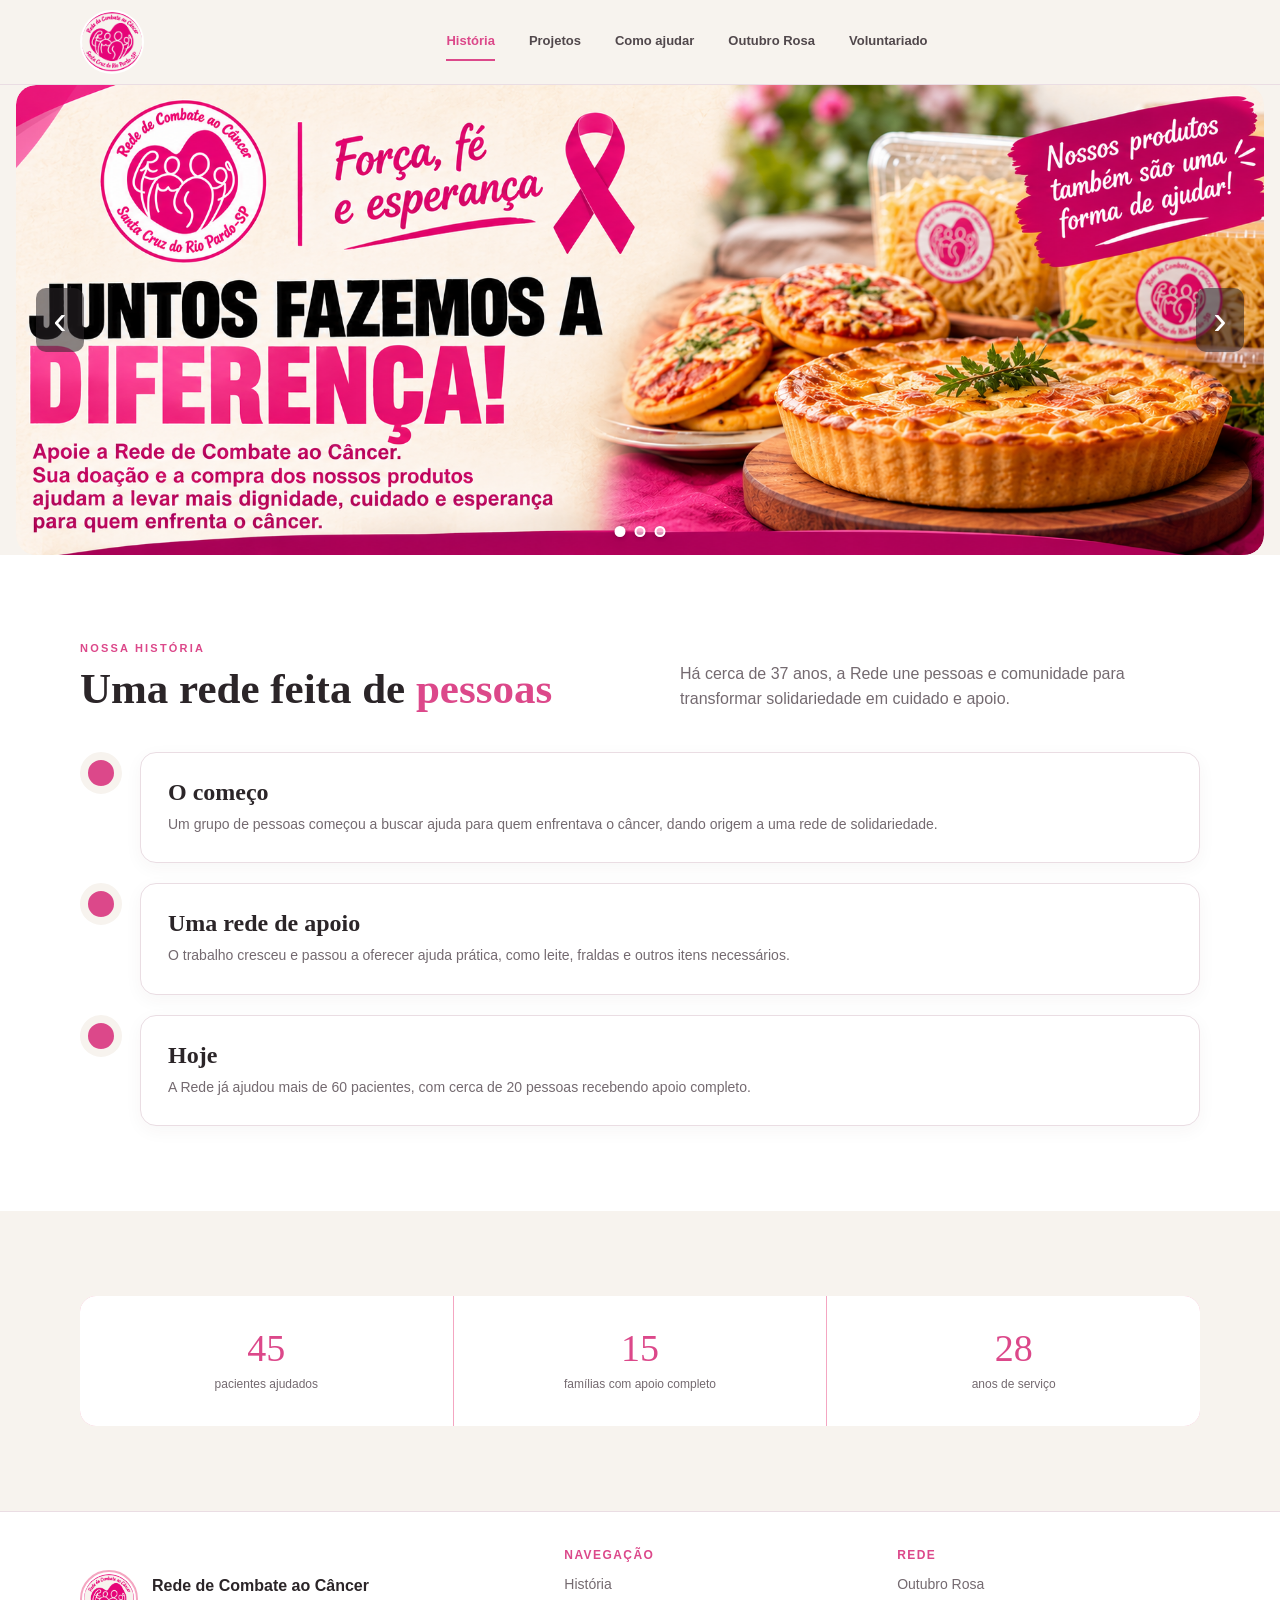
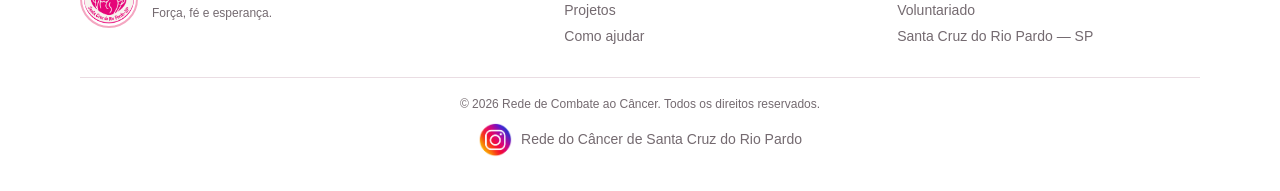
<file: index.html>
<!doctype html><html lang="pt-BR"><head><meta charset="utf-8"><meta name="viewport" content="width=device-width,initial-scale=1"><title>História — Rede de Combate ao Câncer</title><link rel="stylesheet" href="styles.css"></head><body><header class="header"><div class="container header-inner"><a href="index.html"><img class="logo" src="logo-ong.png" alt="Rede de Combate ao Câncer"></a><nav class="nav"><a class="active" href="index.html">História</a><a class="" href="projetos.html">Projetos</a><a class="" href="como-ajudar.html">Como ajudar</a><a class="" href="outubro-rosa.html">Outubro Rosa</a><a class="" href="voluntariado.html">Voluntariado</a></nav></div></header><main>
<section class="hero-carousel" aria-label="Destaques da Rede">
  <div class="carousel-track">
    <a class="carousel-slide active" href="como-ajudar.html" aria-label="Apoie a Rede de Combate ao Câncer">
      <img src="assets/banner-produtos.png" class="hero-banner-image" alt="Juntos fazemos a diferença — apoie a Rede de Combate ao Câncer">
    </a>
    <a class="carousel-slide" href="como-ajudar.html" aria-label="Confira o evento beneficente">
      <img src="assets/banner-evento.png" class="hero-banner-image hero-banner-evento" alt="Leilão de gado e assados — evento beneficente da Rede de Combate ao Câncer">
    </a>
    <a class="carousel-slide" href="como-ajudar.html" aria-label="Força, fé e esperança">
      <img src="assets/banner-forca-fe-esperanca.png" class="hero-banner-image" alt="Força, fé e esperança — Rede de Combate ao Câncer">
    </a>
  </div>
  <button class="carousel-btn carousel-prev" type="button" aria-label="Banner anterior">‹</button>
  <button class="carousel-btn carousel-next" type="button" aria-label="Próximo banner">›</button>
  <div class="carousel-dots" aria-label="Selecionar banner">
    <button class="carousel-dot active" type="button" aria-label="Mostrar primeiro banner"></button>
    <button class="carousel-dot" type="button" aria-label="Mostrar segundo banner"></button>
    <button class="carousel-dot" type="button" aria-label="Mostrar terceiro banner"></button>
  </div>
</section>
<section class="section white">
  <div class="container">
    <div class="section-head">
      <div><div class="eyebrow">Nossa história</div><h2>Uma rede feita de <span>pessoas</span></h2></div>
      <p>Há cerca de 37 anos, a Rede une pessoas e comunidade para transformar solidariedade em cuidado e apoio.</p>
    </div>
    <div class="timeline">
      <div class="timeline-item"><div class="dot"></div><div class="timeline-box"><h3>O começo</h3><p>Um grupo de pessoas começou a buscar ajuda para quem enfrentava o câncer, dando origem a uma rede de solidariedade.</p></div></div>
      <div class="timeline-item"><div class="dot"></div><div class="timeline-box"><h3>Uma rede de apoio</h3><p>O trabalho cresceu e passou a oferecer ajuda prática, como leite, fraldas e outros itens necessários.</p></div></div>
      <div class="timeline-item"><div class="dot"></div><div class="timeline-box"><h3>Hoje</h3><p>A Rede já ajudou mais de 60 pacientes, com cerca de 20 pessoas recebendo apoio completo.</p></div></div>
    </div>
  </div>
</section>
<section class="section">
  <div class="container">
    <div class="stats" aria-label="Números da Rede">
      <div class="stat" tabindex="0"><strong class="counter" data-target="60" data-suffix="+">0</strong><span>pacientes ajudados</span></div>
      <div class="stat" tabindex="0"><strong class="counter" data-target="20">0</strong><span>famílias com apoio completo</span></div>
      <div class="stat" tabindex="0"><strong class="counter" data-target="37">0</strong><span>anos de serviço</span></div>
    </div>
  </div>
</section>
</main><footer class="footer"><div class="container footer-inner"><div class="footer-brand"><img src="logo-ong.png" alt="Logo"><div><b>Rede de Combate ao Câncer</b><br><span style="font-size:12px;color:var(--muted)">Força, fé e esperança.</span></div></div><div><h4>Navegação</h4><a href="index.html">História</a><a href="projetos.html">Projetos</a><a href="como-ajudar.html">Como ajudar</a></div><div><h4>Rede</h4><a href="outubro-rosa.html">Outubro Rosa</a><a href="voluntariado.html">Voluntariado</a><p>Santa Cruz do Rio Pardo — SP</p></div></div><div class="container copyright">© 2026 Rede de Combate ao Câncer. Todos os direitos reservados.<a class="instagram-link" href="https://www.instagram.com/rededocancer_scrp/" target="_blank" rel="noopener noreferrer" aria-label="Instagram — Rede do Câncer de Santa Cruz do Rio Pardo"><img class="instagram-icon" src="instagram-logo.png" alt="Instagram"><span>Rede do Câncer de Santa Cruz do Rio Pardo</span></a></div></footer>
<script>
(() => {
  const slides = [...document.querySelectorAll('.carousel-slide')];
  const dots = [...document.querySelectorAll('.carousel-dot')];
  const prev = document.querySelector('.carousel-prev');
  const next = document.querySelector('.carousel-next');
  let current = 0;
  let timer;

  function show(index) {
    current = (index + slides.length) % slides.length;
    slides.forEach((slide, i) => slide.classList.toggle('active', i === current));
    dots.forEach((dot, i) => dot.classList.toggle('active', i === current));
  }
  function start() { timer = setInterval(() => show(current + 1), 6000); }
  function reset() { clearInterval(timer); start(); }

  prev.addEventListener('click', () => { show(current - 1); reset(); });
  next.addEventListener('click', () => { show(current + 1); reset(); });
  dots.forEach((dot, i) => dot.addEventListener('click', () => { show(i); reset(); }));
  start();
})();
</script>

<script>
(() => {
  const counters = [...document.querySelectorAll('.counter')];
  if (!counters.length) return;

  const animateCounter = (counter) => {
    if (counter.dataset.counted === 'true') return;
    counter.dataset.counted = 'true';

    const target = Number(counter.dataset.target || 0);
    const suffix = counter.dataset.suffix || '';
    const duration = 1100;
    const startTime = performance.now();

    const update = (now) => {
      const progress = Math.min((now - startTime) / duration, 1);
      const eased = 1 - Math.pow(1 - progress, 3);
      const value = Math.floor(target * eased);
      counter.textContent = value + (progress >= 1 ? suffix : '');

      if (progress < 1) {
        requestAnimationFrame(update);
      } else {
        counter.textContent = target + suffix;
      }
    };

    requestAnimationFrame(update);
  };

  const observer = new IntersectionObserver((entries, obs) => {
    entries.forEach(entry => {
      if (entry.isIntersecting) {
        animateCounter(entry.target);
        obs.unobserve(entry.target);
      }
    });
  }, { threshold: 0.35 });

  counters.forEach(counter => observer.observe(counter));
})();
</script>

<script>
(() => {
  const items = document.querySelectorAll('.section, .page-hero, .card, .product, .help-action, .donation-option, .timeline-box, .stats, .banner, .event');
  items.forEach(el => el.classList.add('reveal'));
  const observer = new IntersectionObserver((entries, obs) => {
    entries.forEach(entry => {
      if (entry.isIntersecting) {
        entry.target.classList.add('visible');
        obs.unobserve(entry.target);
      }
    });
  }, { threshold: 0.12 });
  items.forEach(el => observer.observe(el));
})();
</script>
</body></html>
</file>
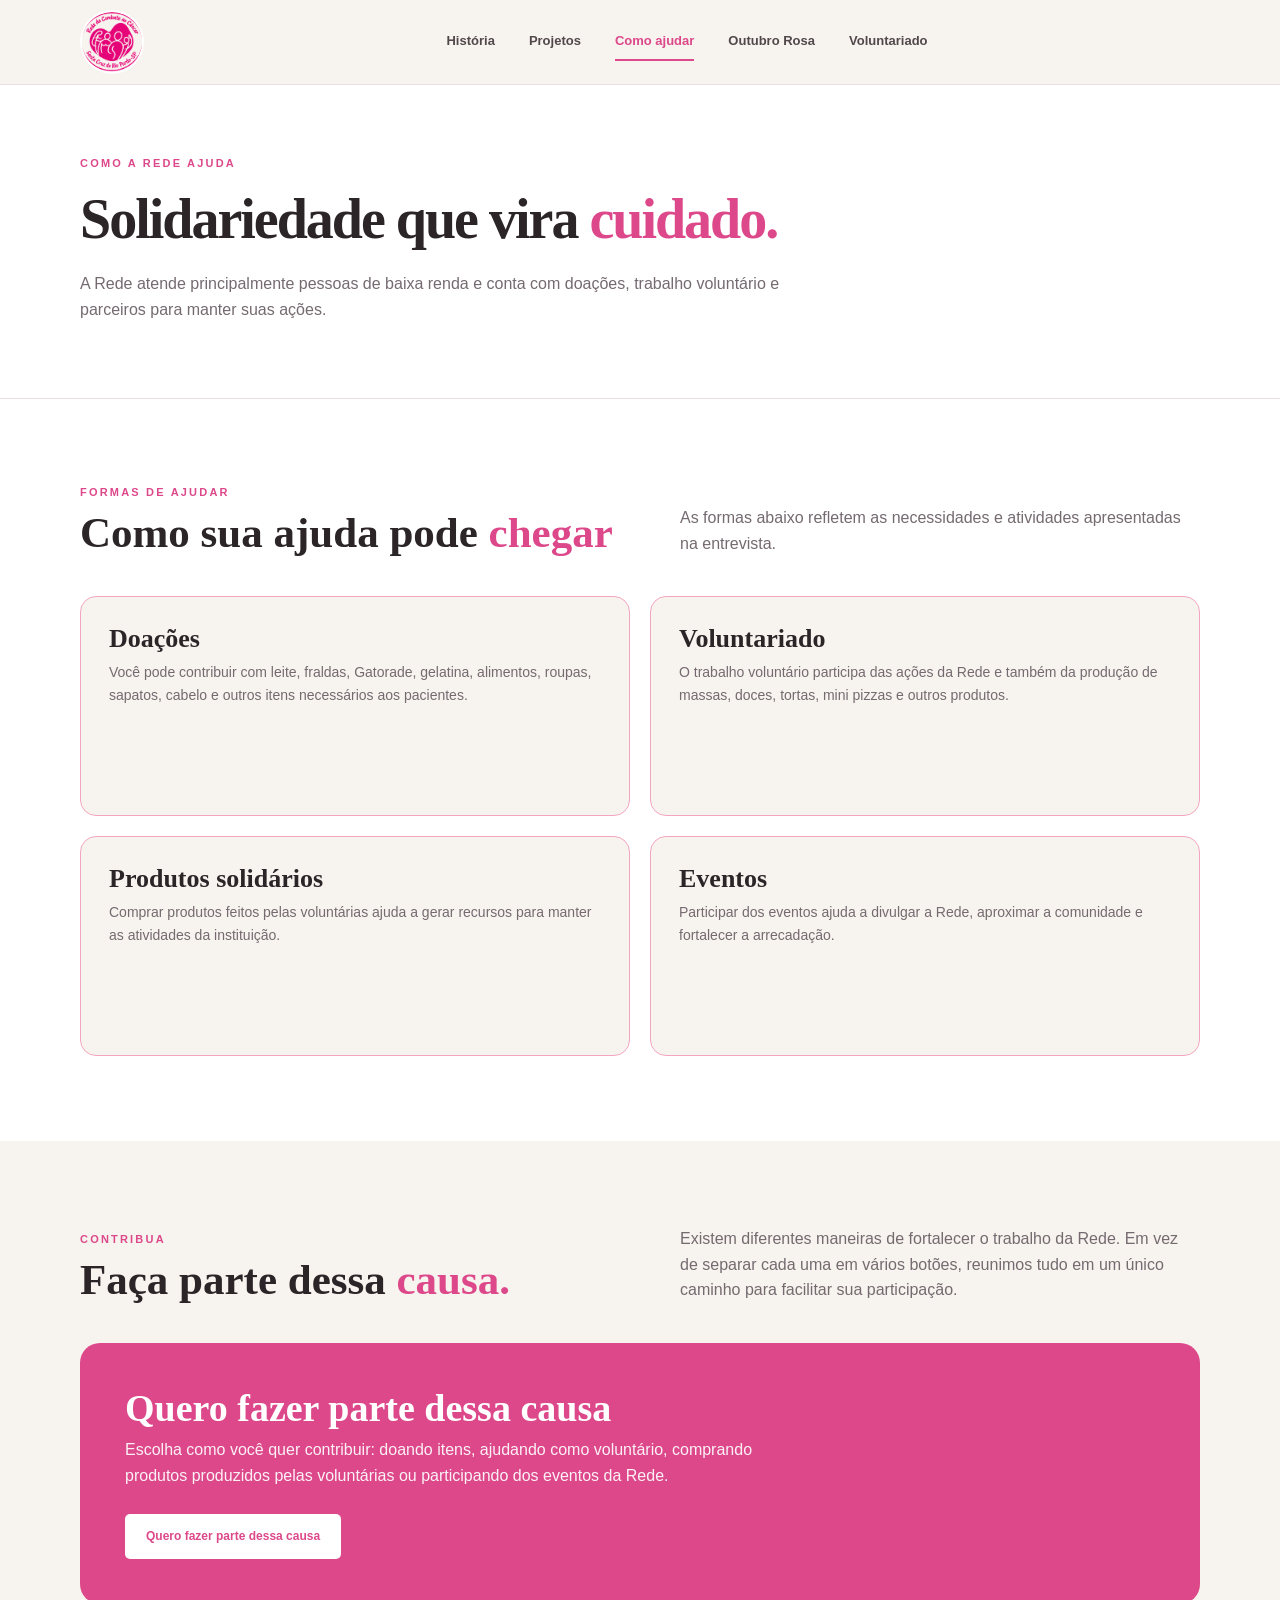
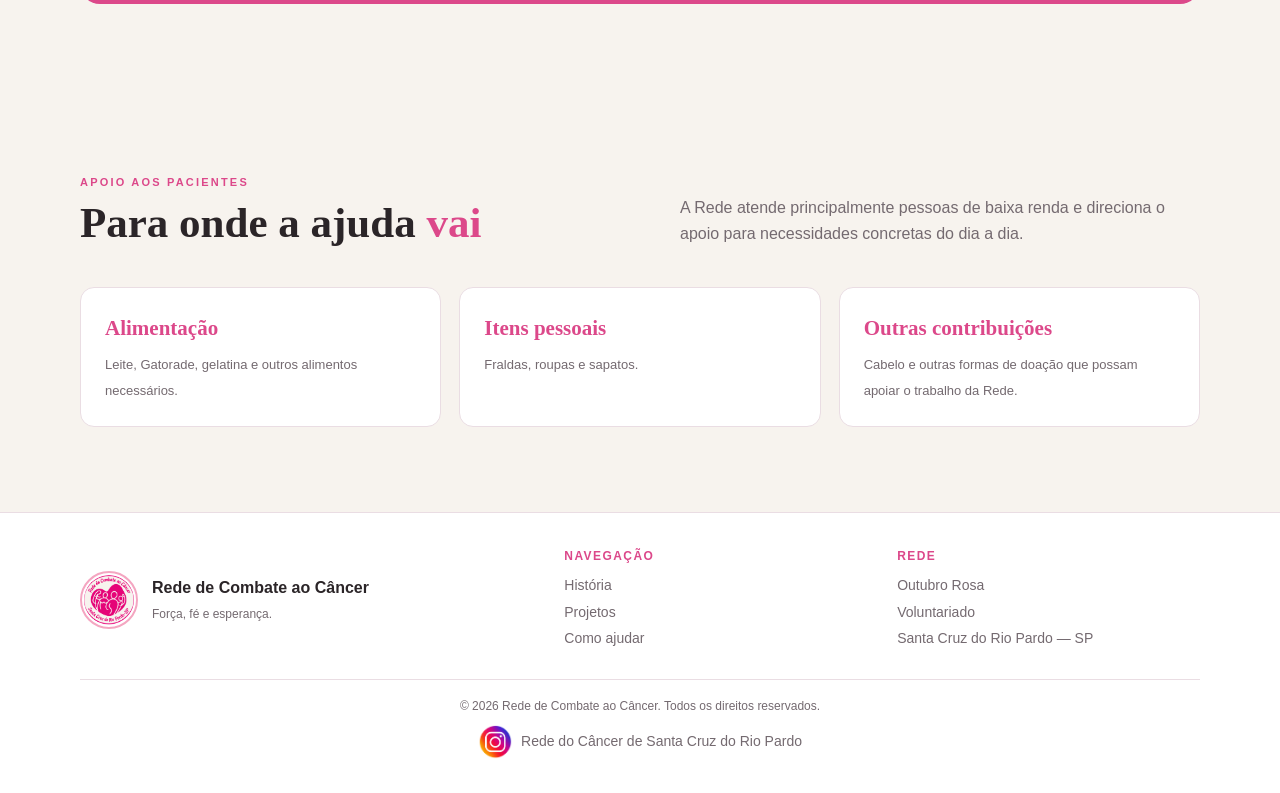
<file: como-ajudar.html>
<!doctype html><html lang="pt-BR"><head><meta charset="utf-8"><meta name="viewport" content="width=device-width,initial-scale=1"><title>Como ajudar — Rede de Combate ao Câncer</title><link rel="stylesheet" href="styles.css"></head><body><header class="header"><div class="container header-inner"><a href="index.html"><img class="logo" src="logo-ong.png" alt="Rede de Combate ao Câncer"></a><nav class="nav"><a class="" href="index.html">História</a><a class="" href="projetos.html">Projetos</a><a class="active" href="como-ajudar.html">Como ajudar</a><a class="" href="outubro-rosa.html">Outubro Rosa</a><a class="" href="voluntariado.html">Voluntariado</a></nav></div></header><main><section class="page-hero"><div class="container"><div class="eyebrow">Como a Rede ajuda</div><h1>Solidariedade que vira <span>cuidado.</span></h1><p>A Rede atende principalmente pessoas de baixa renda e conta com doações, trabalho voluntário e parceiros para manter suas ações.</p></div></section>
<section class="section white" id="formas"><div class="container">
<div class="section-head"><div><div class="eyebrow">Formas de ajudar</div><h2>Como sua ajuda pode <span>chegar</span></h2></div><p>As formas abaixo refletem as necessidades e atividades apresentadas na entrevista.</p></div>
<div class="help-grid">
<div class="help-action"><div><h3>Doações</h3><p>Você pode contribuir com leite, fraldas, Gatorade, gelatina, alimentos, roupas, sapatos, cabelo e outros itens necessários aos pacientes.</p></div></div>
<div class="help-action"><div><h3>Voluntariado</h3><p>O trabalho voluntário participa das ações da Rede e também da produção de massas, doces, tortas, mini pizzas e outros produtos.</p></div></div>
<div class="help-action"><div><h3>Produtos solidários</h3><p>Comprar produtos feitos pelas voluntárias ajuda a gerar recursos para manter as atividades da instituição.</p></div></div>
<div class="help-action"><div><h3>Eventos</h3><p>Participar dos eventos ajuda a divulgar a Rede, aproximar a comunidade e fortalecer a arrecadação.</p></div></div>
</div>
</div></section><section class="section"><div class="container">
<div class="section-head"><div><div class="eyebrow">Contribua</div><h2>Faça parte dessa <span>causa.</span></h2></div><p>Existem diferentes maneiras de fortalecer o trabalho da Rede. Em vez de separar cada uma em vários botões, reunimos tudo em um único caminho para facilitar sua participação.</p></div>
<div class="banner"><div><h2>Quero fazer parte dessa causa</h2><p>Escolha como você quer contribuir: doando itens, ajudando como voluntário, comprando produtos produzidos pelas voluntárias ou participando dos eventos da Rede.</p></div><a class="btn" href="voluntariado.html">Quero fazer parte dessa causa</a></div>
</div></section>
<section class="section"><div class="container">
<div class="section-head"><div><div class="eyebrow">Apoio aos pacientes</div><h2>Para onde a ajuda <span>vai</span></h2></div><p>A Rede atende principalmente pessoas de baixa renda e direciona o apoio para necessidades concretas do dia a dia.</p></div>
<div class="donation-options"><div class="donation-option"><strong>Alimentação</strong><span>Leite, Gatorade, gelatina e outros alimentos necessários.</span></div><div class="donation-option"><strong>Itens pessoais</strong><span>Fraldas, roupas e sapatos.</span></div><div class="donation-option"><strong>Outras contribuições</strong><span>Cabelo e outras formas de doação que possam apoiar o trabalho da Rede.</span></div></div>
</div></section>
</main><footer class="footer"><div class="container footer-inner"><div class="footer-brand"><img src="logo-ong.png" alt="Logo"><div><b>Rede de Combate ao Câncer</b><br><span style="font-size:12px;color:var(--muted)">Força, fé e esperança.</span></div></div><div><h4>Navegação</h4><a href="index.html">História</a><a href="projetos.html">Projetos</a><a href="como-ajudar.html">Como ajudar</a></div><div><h4>Rede</h4><a href="outubro-rosa.html">Outubro Rosa</a><a href="voluntariado.html">Voluntariado</a><p>Santa Cruz do Rio Pardo — SP</p></div></div><div class="container copyright">© 2026 Rede de Combate ao Câncer. Todos os direitos reservados.<a class="instagram-link" href="https://www.instagram.com/rededocancer_scrp/" target="_blank" rel="noopener noreferrer" aria-label="Instagram — Rede do Câncer de Santa Cruz do Rio Pardo"><img class="instagram-icon" src="instagram-logo.png" alt="Instagram"><span>Rede do Câncer de Santa Cruz do Rio Pardo</span></a></div></footer>
<script>
(() => {
  const items = document.querySelectorAll('.section, .page-hero, .card, .product, .help-action, .donation-option, .timeline-box, .stats, .banner, .event');
  items.forEach(el => el.classList.add('reveal'));
  const observer = new IntersectionObserver((entries, obs) => {
    entries.forEach(entry => {
      if (entry.isIntersecting) {
        entry.target.classList.add('visible');
        obs.unobserve(entry.target);
      }
    });
  }, { threshold: 0.12 });
  items.forEach(el => observer.observe(el));
})();
</script>
</body></html>
</file>
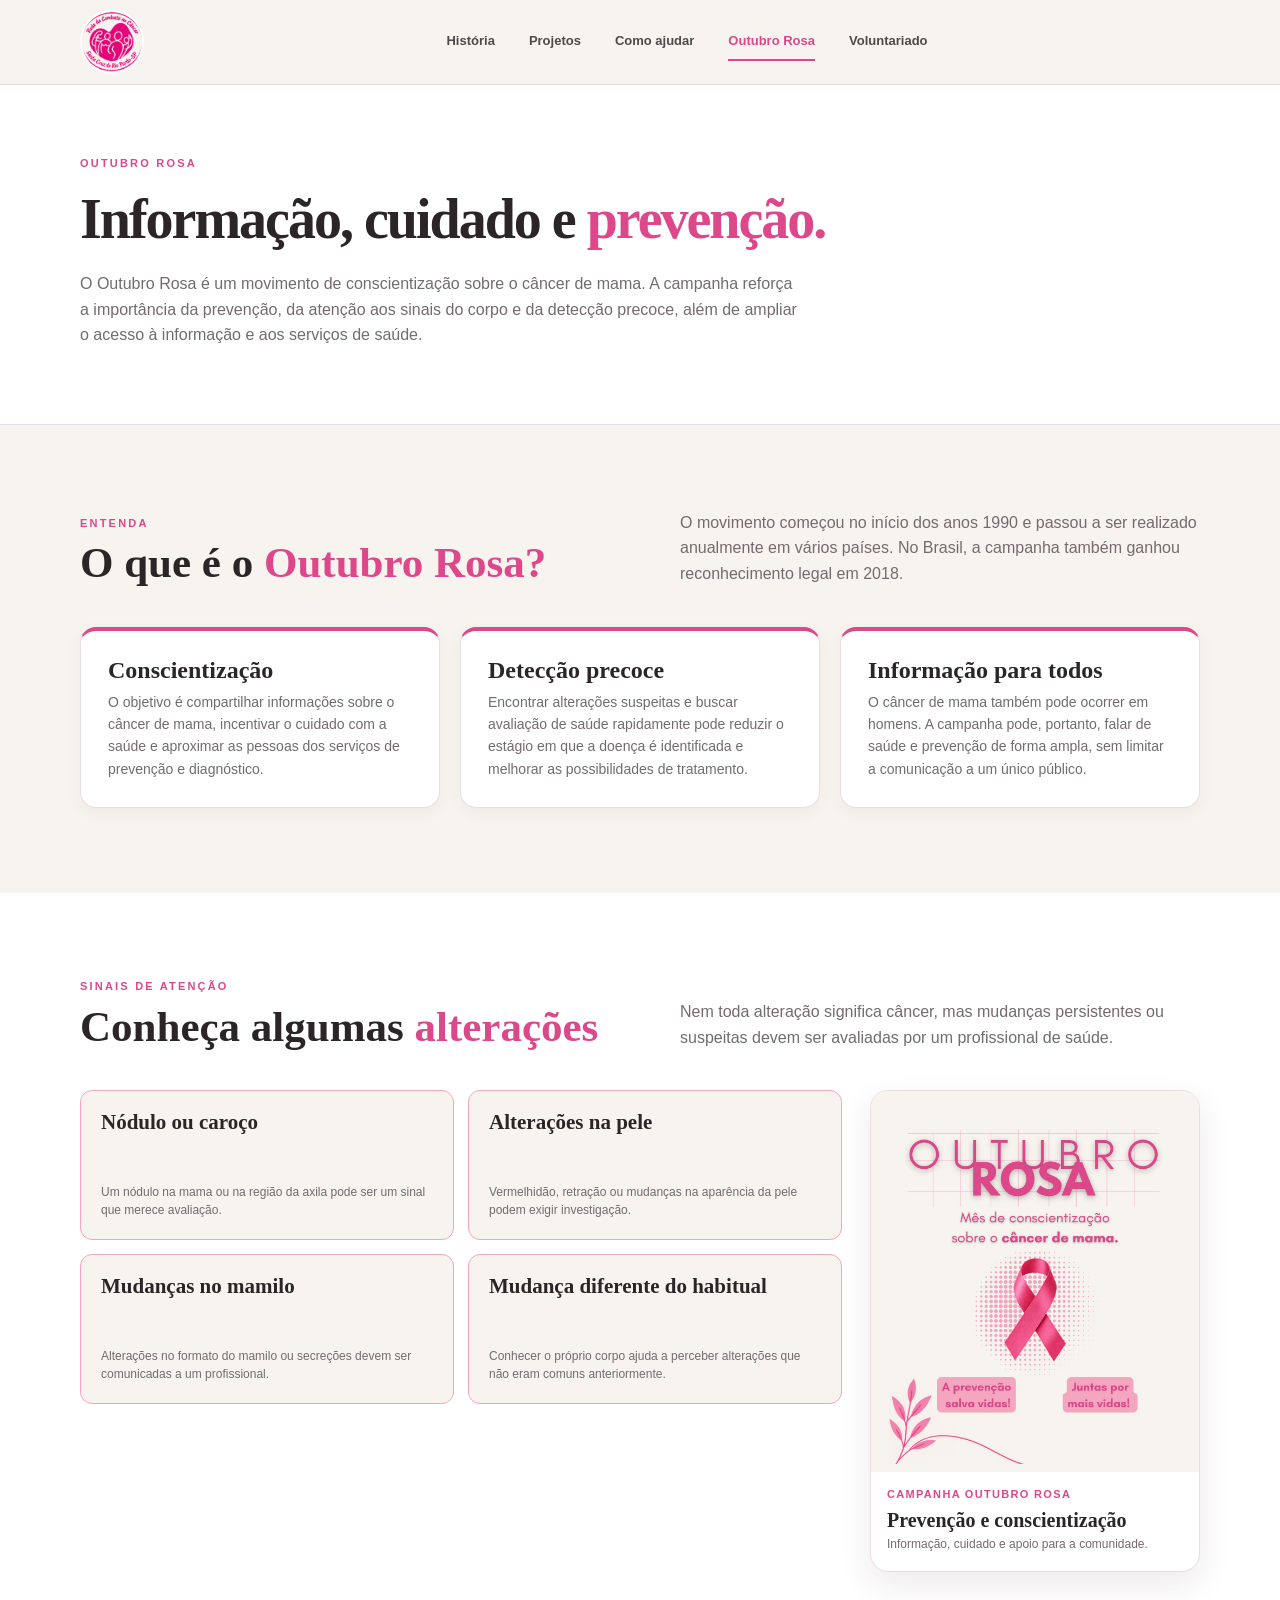
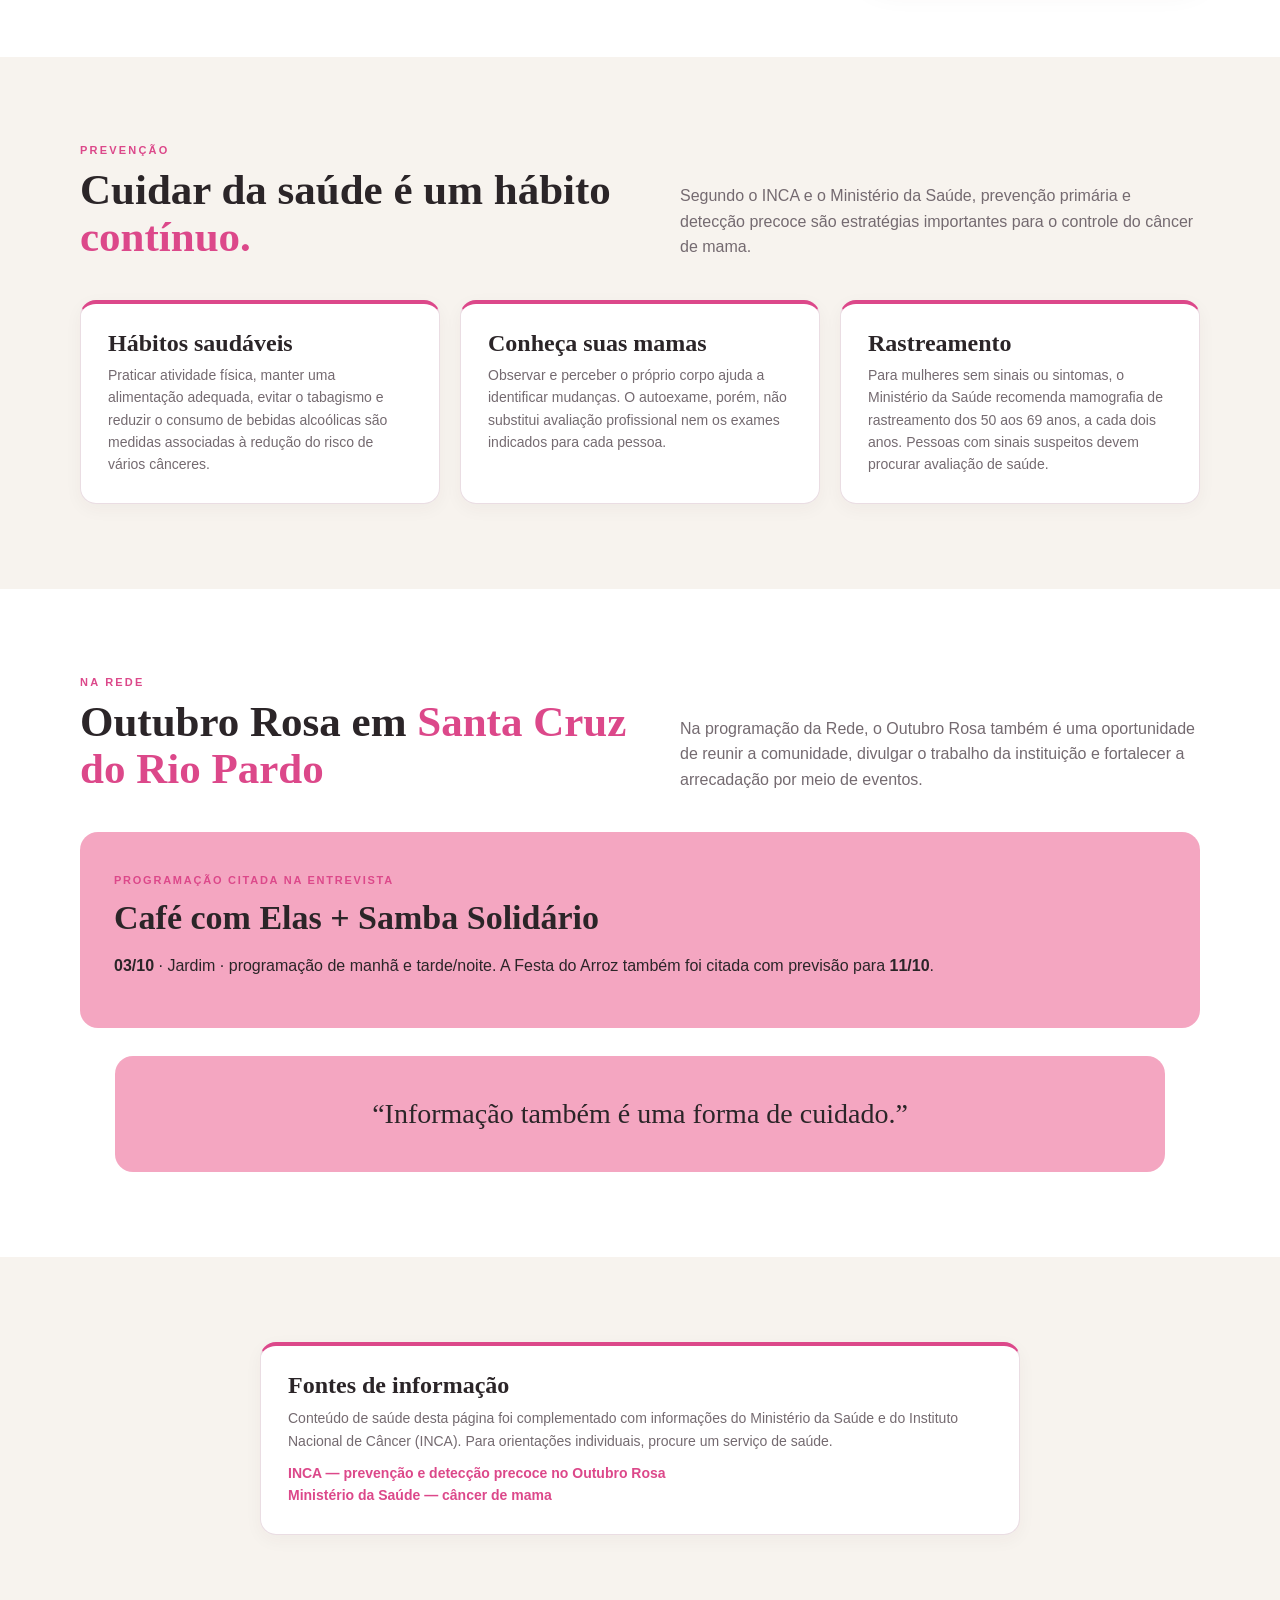
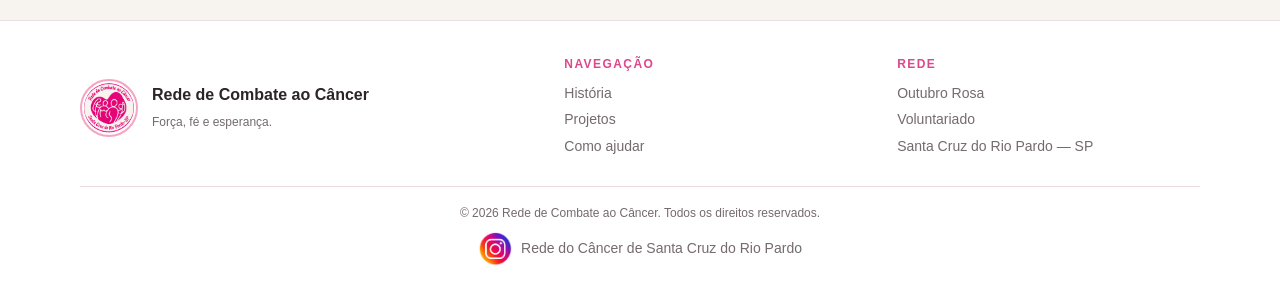
<file: outubro-rosa.html>
<!doctype html><html lang="pt-BR"><head><meta charset="utf-8"><meta name="viewport" content="width=device-width,initial-scale=1"><title>Outubro Rosa — Rede de Combate ao Câncer</title><link rel="stylesheet" href="styles.css"></head><body><header class="header"><div class="container header-inner"><a href="index.html"><img class="logo" src="logo-ong.png" alt="Rede de Combate ao Câncer"></a><nav class="nav"><a class="" href="index.html">História</a><a class="" href="projetos.html">Projetos</a><a class="" href="como-ajudar.html">Como ajudar</a><a class="active" href="outubro-rosa.html">Outubro Rosa</a><a class="" href="voluntariado.html">Voluntariado</a></nav></div></header><main>
<section class="page-hero"><div class="container"><div class="eyebrow">Outubro Rosa</div><h1>Informação, cuidado e <span>prevenção.</span></h1><p>O Outubro Rosa é um movimento de conscientização sobre o câncer de mama. A campanha reforça a importância da prevenção, da atenção aos sinais do corpo e da detecção precoce, além de ampliar o acesso à informação e aos serviços de saúde.</p></div></section>
<section class="section"><div class="container">
<div class="section-head"><div><div class="eyebrow">Entenda</div><h2>O que é o <span>Outubro Rosa?</span></h2></div><p>O movimento começou no início dos anos 1990 e passou a ser realizado anualmente em vários países. No Brasil, a campanha também ganhou reconhecimento legal em 2018.</p></div>
<div class="cards">
<div class="card"><h3>Conscientização</h3><p>O objetivo é compartilhar informações sobre o câncer de mama, incentivar o cuidado com a saúde e aproximar as pessoas dos serviços de prevenção e diagnóstico.</p></div>
<div class="card"><h3>Detecção precoce</h3><p>Encontrar alterações suspeitas e buscar avaliação de saúde rapidamente pode reduzir o estágio em que a doença é identificada e melhorar as possibilidades de tratamento.</p></div>
<div class="card"><h3>Informação para todos</h3><p>O câncer de mama também pode ocorrer em homens. A campanha pode, portanto, falar de saúde e prevenção de forma ampla, sem limitar a comunicação a um único público.</p></div>
</div></div></section>
<section class="section white"><div class="container">
<div class="section-head"><div><div class="eyebrow">Sinais de atenção</div><h2>Conheça algumas <span>alterações</span></h2></div><p>Nem toda alteração significa câncer, mas mudanças persistentes ou suspeitas devem ser avaliadas por um profissional de saúde.</p></div>
<div class="attention-layout">
  <div class="help-grid attention-cards">
    <div class="help-action"><h3>Nódulo ou caroço</h3><p>Um nódulo na mama ou na região da axila pode ser um sinal que merece avaliação.</p></div>
    <div class="help-action"><h3>Alterações na pele</h3><p>Vermelhidão, retração ou mudanças na aparência da pele podem exigir investigação.</p></div>
    <div class="help-action"><h3>Mudanças no mamilo</h3><p>Alterações no formato do mamilo ou secreções devem ser comunicadas a um profissional.</p></div>
    <div class="help-action"><h3>Mudança diferente do habitual</h3><p>Conhecer o próprio corpo ajuda a perceber alterações que não eram comuns anteriormente.</p></div>
  </div>
  <article class="campaign-banner-card attention-banner-card">
    <div class="campaign-banner-frame"><img src="assets/banner-outubro-rosa.jpeg" alt="Banner da campanha Outubro Rosa — mês de conscientização sobre o câncer de mama"></div>
    <div class="campaign-banner-info"><span>Campanha Outubro Rosa</span><h3>Prevenção e conscientização</h3><p>Informação, cuidado e apoio para a comunidade.</p></div>
  </article>
</div></div></section>
<section class="section"><div class="container">
<div class="section-head"><div><div class="eyebrow">Prevenção</div><h2>Cuidar da saúde é um hábito <span>contínuo.</span></h2></div><p>Segundo o INCA e o Ministério da Saúde, prevenção primária e detecção precoce são estratégias importantes para o controle do câncer de mama.</p></div>
<div class="cards">
<div class="card accent"><h3>Hábitos saudáveis</h3><p>Praticar atividade física, manter uma alimentação adequada, evitar o tabagismo e reduzir o consumo de bebidas alcoólicas são medidas associadas à redução do risco de vários cânceres.</p></div>
<div class="card accent"><h3>Conheça suas mamas</h3><p>Observar e perceber o próprio corpo ajuda a identificar mudanças. O autoexame, porém, não substitui avaliação profissional nem os exames indicados para cada pessoa.</p></div>
<div class="card accent"><h3>Rastreamento</h3><p>Para mulheres sem sinais ou sintomas, o Ministério da Saúde recomenda mamografia de rastreamento dos 50 aos 69 anos, a cada dois anos. Pessoas com sinais suspeitos devem procurar avaliação de saúde.</p></div>
</div></div></section>
<section class="section white"><div class="container">
<div class="section-head" style="margin-top:0"><div><div class="eyebrow">Na Rede</div><h2>Outubro Rosa em <span>Santa Cruz do Rio Pardo</span></h2></div><p>Na programação da Rede, o Outubro Rosa também é uma oportunidade de reunir a comunidade, divulgar o trabalho da instituição e fortalecer a arrecadação por meio de eventos.</p></div>
<div class="event"><strong>Programação citada na entrevista</strong><h2>Café com Elas + Samba Solidário</h2><p><b>03/10</b> · Jardim · programação de manhã e tarde/noite. A Festa do Arroz também foi citada com previsão para <b>11/10</b>.</p></div>
<div class="quote" style="margin-top:28px"><p>“Informação também é uma forma de cuidado.”</p></div>
</div></section>
<section class="section"><div class="container">
<div class="card sources-card"><h3>Fontes de informação</h3><p>Conteúdo de saúde desta página foi complementado com informações do Ministério da Saúde e do Instituto Nacional de Câncer (INCA). Para orientações individuais, procure um serviço de saúde.</p><p style="margin-top:10px"><a href="https://www.gov.br/inca/pt-br/assuntos/noticias/2025/prevencao-e-deteccao-precoce-sao-destaques-no-outubro-rosa-deste-ano" target="_blank" rel="noopener">INCA — prevenção e detecção precoce no Outubro Rosa</a><br><a href="https://www.gov.br/saude/pt-br/assuntos/saude-de-a-a-z/c/cancer-de-mama/cancer-de-mama/" target="_blank" rel="noopener">Ministério da Saúde — câncer de mama</a></p></div>
</div></section>
</main><footer class="footer"><div class="container footer-inner"><div class="footer-brand"><img src="logo-ong.png" alt="Logo"><div><b>Rede de Combate ao Câncer</b><br><span style="font-size:12px;color:var(--muted)">Força, fé e esperança.</span></div></div><div><h4>Navegação</h4><a href="index.html">História</a><a href="projetos.html">Projetos</a><a href="como-ajudar.html">Como ajudar</a></div><div><h4>Rede</h4><a href="outubro-rosa.html">Outubro Rosa</a><a href="voluntariado.html">Voluntariado</a><p>Santa Cruz do Rio Pardo — SP</p></div></div><div class="container copyright">© 2026 Rede de Combate ao Câncer. Todos os direitos reservados.<a class="instagram-link" href="https://www.instagram.com/rededocancer_scrp/" target="_blank" rel="noopener noreferrer" aria-label="Instagram — Rede do Câncer de Santa Cruz do Rio Pardo"><img class="instagram-icon" src="instagram-logo.png" alt="Instagram"><span>Rede do Câncer de Santa Cruz do Rio Pardo</span></a></div></footer>
<script>
(() => {
  const items = document.querySelectorAll('.section, .page-hero, .card, .product, .help-action, .donation-option, .timeline-box, .stats, .banner, .event');
  items.forEach(el => el.classList.add('reveal'));
  const observer = new IntersectionObserver((entries, obs) => {
    entries.forEach(entry => {
      if (entry.isIntersecting) {
        entry.target.classList.add('visible');
        obs.unobserve(entry.target);
      }
    });
  }, { threshold: 0.12 });
  items.forEach(el => observer.observe(el));
})();
</script>
</body></html>
</file>
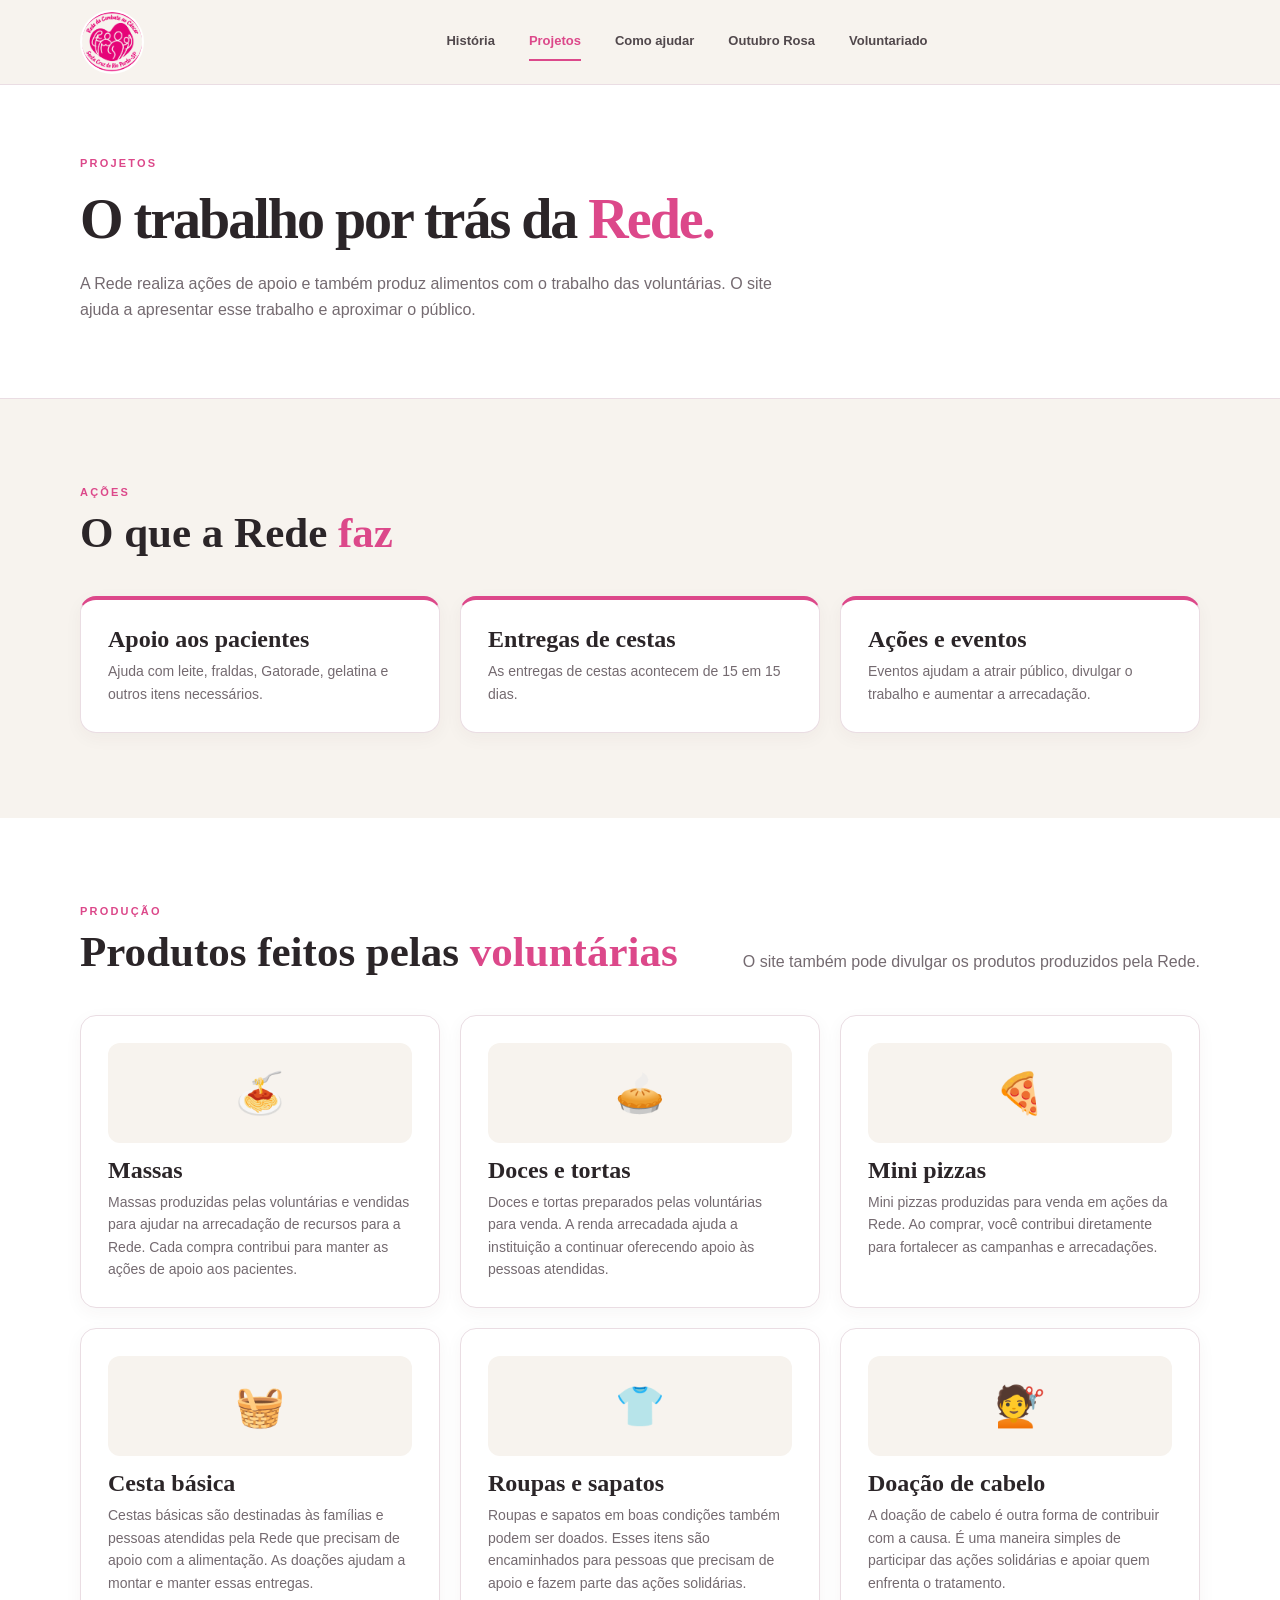
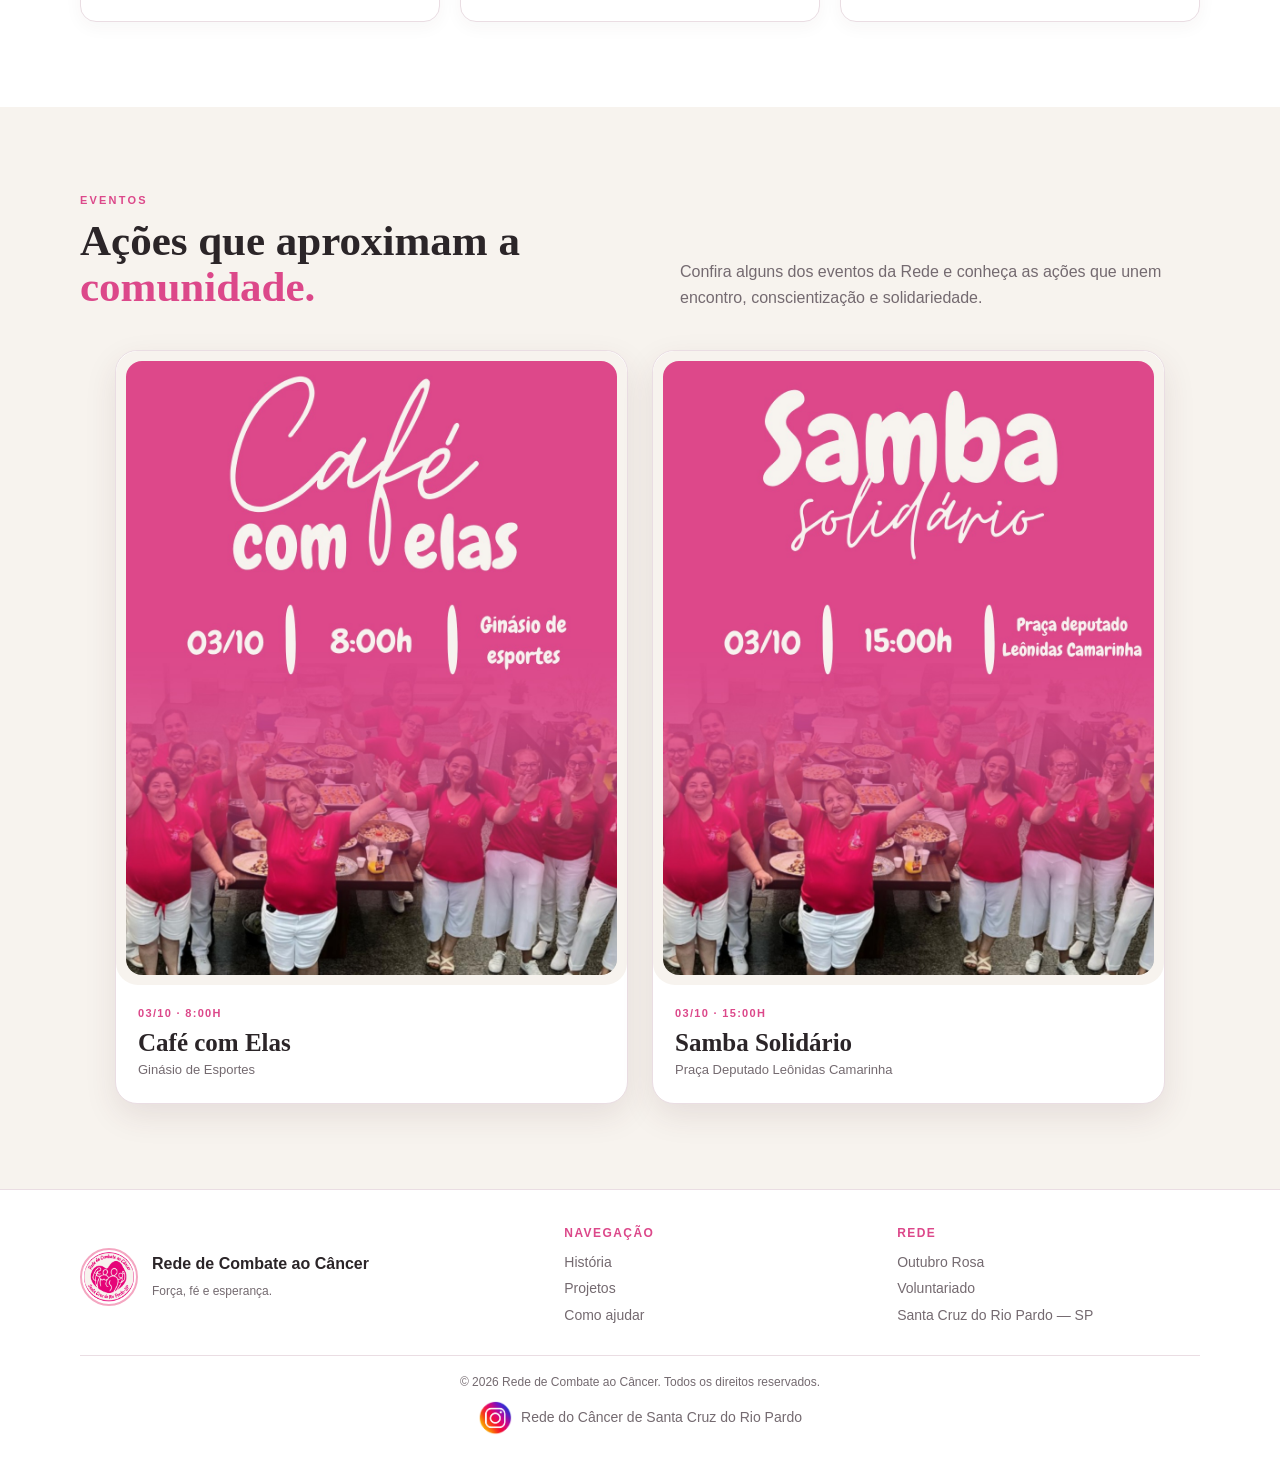
<file: projetos.html>
<!doctype html><html lang="pt-BR"><head><meta charset="utf-8"><meta name="viewport" content="width=device-width,initial-scale=1"><title>Projetos — Rede de Combate ao Câncer</title><link rel="stylesheet" href="styles.css"></head><body><header class="header"><div class="container header-inner"><a href="index.html"><img class="logo" src="logo-ong.png" alt="Rede de Combate ao Câncer"></a><nav class="nav"><a class="" href="index.html">História</a><a class="active" href="projetos.html">Projetos</a><a class="" href="como-ajudar.html">Como ajudar</a><a class="" href="outubro-rosa.html">Outubro Rosa</a><a class="" href="voluntariado.html">Voluntariado</a></nav></div></header><main><section class="page-hero"><div class="container"><div class="eyebrow">Projetos</div><h1>O trabalho por trás da <span>Rede.</span></h1><p>A Rede realiza ações de apoio e também produz alimentos com o trabalho das voluntárias. O site ajuda a apresentar esse trabalho e aproximar o público.</p></div></section><section class="section"><div class="container"><div class="section-head"><div><div class="eyebrow">Ações</div><h2>O que a Rede <span>faz</span></h2></div></div><div class="cards"><div class="card"><h3>Apoio aos pacientes</h3><p>Ajuda com leite, fraldas, Gatorade, gelatina e outros itens necessários.</p></div><div class="card"><h3>Entregas de cestas</h3><p>As entregas de cestas acontecem de 15 em 15 dias.</p></div><div class="card"><h3>Ações e eventos</h3><p>Eventos ajudam a atrair público, divulgar o trabalho e aumentar a arrecadação.</p></div></div></div></section><section class="section white"><div class="container"><div class="section-head"><div><div class="eyebrow">Produção</div><h2>Produtos feitos pelas <span>voluntárias</span></h2></div><p>O site também pode divulgar os produtos produzidos pela Rede.</p></div><div class="products"><div class="product"><div class="product-icon">🍝</div><h3>Massas</h3><p>Massas produzidas pelas voluntárias e vendidas para ajudar na arrecadação de recursos para a Rede. Cada compra contribui para manter as ações de apoio aos pacientes.</p></div><div class="product"><div class="product-icon">🥧</div><h3>Doces e tortas</h3><p>Doces e tortas preparados pelas voluntárias para venda. A renda arrecadada ajuda a instituição a continuar oferecendo apoio às pessoas atendidas.</p></div><div class="product"><div class="product-icon">🍕</div><h3>Mini pizzas</h3><p>Mini pizzas produzidas para venda em ações da Rede. Ao comprar, você contribui diretamente para fortalecer as campanhas e arrecadações.</p></div><div class="product"><div class="product-icon">🧺</div><h3>Cesta básica</h3><p>Cestas básicas são destinadas às famílias e pessoas atendidas pela Rede que precisam de apoio com a alimentação. As doações ajudam a montar e manter essas entregas.</p></div><div class="product"><div class="product-icon">👕</div><h3>Roupas e sapatos</h3><p>Roupas e sapatos em boas condições também podem ser doados. Esses itens são encaminhados para pessoas que precisam de apoio e fazem parte das ações solidárias.</p></div><div class="product"><div class="product-icon">💇</div><h3>Doação de cabelo</h3><p>A doação de cabelo é outra forma de contribuir com a causa. É uma maneira simples de participar das ações solidárias e apoiar quem enfrenta o tratamento.</p></div></div></div></section><section class="section campaign-banners-section"><div class="container">
<div class="section-head"><div><div class="eyebrow">Eventos</div><h2>Ações que aproximam a <span>comunidade.</span></h2></div><p>Confira alguns dos eventos da Rede e conheça as ações que unem encontro, conscientização e solidariedade.</p></div>
<div class="campaign-banners campaign-banners-two">
<article class="campaign-banner-card"><div class="campaign-banner-frame"><img src="assets/banner-cafe-com-elas.jpeg" alt="Banner do evento Café com Elas — 03/10 às 8h no Ginásio de Esportes" loading="lazy"></div><div class="campaign-banner-info"><span>03/10 · 8:00h</span><h3>Café com Elas</h3><p>Ginásio de Esportes</p></div></article>
<article class="campaign-banner-card"><div class="campaign-banner-frame"><img src="assets/banner-samba-solidario.jpeg" alt="Banner do evento Samba Solidário — 03/10 às 15h na Praça Deputado Leônidas Camarinha" loading="lazy"></div><div class="campaign-banner-info"><span>03/10 · 15:00h</span><h3>Samba Solidário</h3><p>Praça Deputado Leônidas Camarinha</p></div></article>
</div></div></section></main><footer class="footer"><div class="container footer-inner"><div class="footer-brand"><img src="logo-ong.png" alt="Logo"><div><b>Rede de Combate ao Câncer</b><br><span style="font-size:12px;color:var(--muted)">Força, fé e esperança.</span></div></div><div><h4>Navegação</h4><a href="index.html">História</a><a href="projetos.html">Projetos</a><a href="como-ajudar.html">Como ajudar</a></div><div><h4>Rede</h4><a href="outubro-rosa.html">Outubro Rosa</a><a href="voluntariado.html">Voluntariado</a><p>Santa Cruz do Rio Pardo — SP</p></div></div><div class="container copyright">© 2026 Rede de Combate ao Câncer. Todos os direitos reservados.<a class="instagram-link" href="https://www.instagram.com/rededocancer_scrp/" target="_blank" rel="noopener noreferrer" aria-label="Instagram — Rede do Câncer de Santa Cruz do Rio Pardo"><img class="instagram-icon" src="instagram-logo.png" alt="Instagram"><span>Rede do Câncer de Santa Cruz do Rio Pardo</span></a></div></footer>
<script>
(() => {
  const items = document.querySelectorAll('.section, .page-hero, .card, .product, .help-action, .donation-option, .timeline-box, .stats, .banner, .event');
  items.forEach(el => el.classList.add('reveal'));
  const observer = new IntersectionObserver((entries, obs) => {
    entries.forEach(entry => {
      if (entry.isIntersecting) {
        entry.target.classList.add('visible');
        obs.unobserve(entry.target);
      }
    });
  }, { threshold: 0.12 });
  items.forEach(el => observer.observe(el));
})();
</script>
</body></html>
</file>
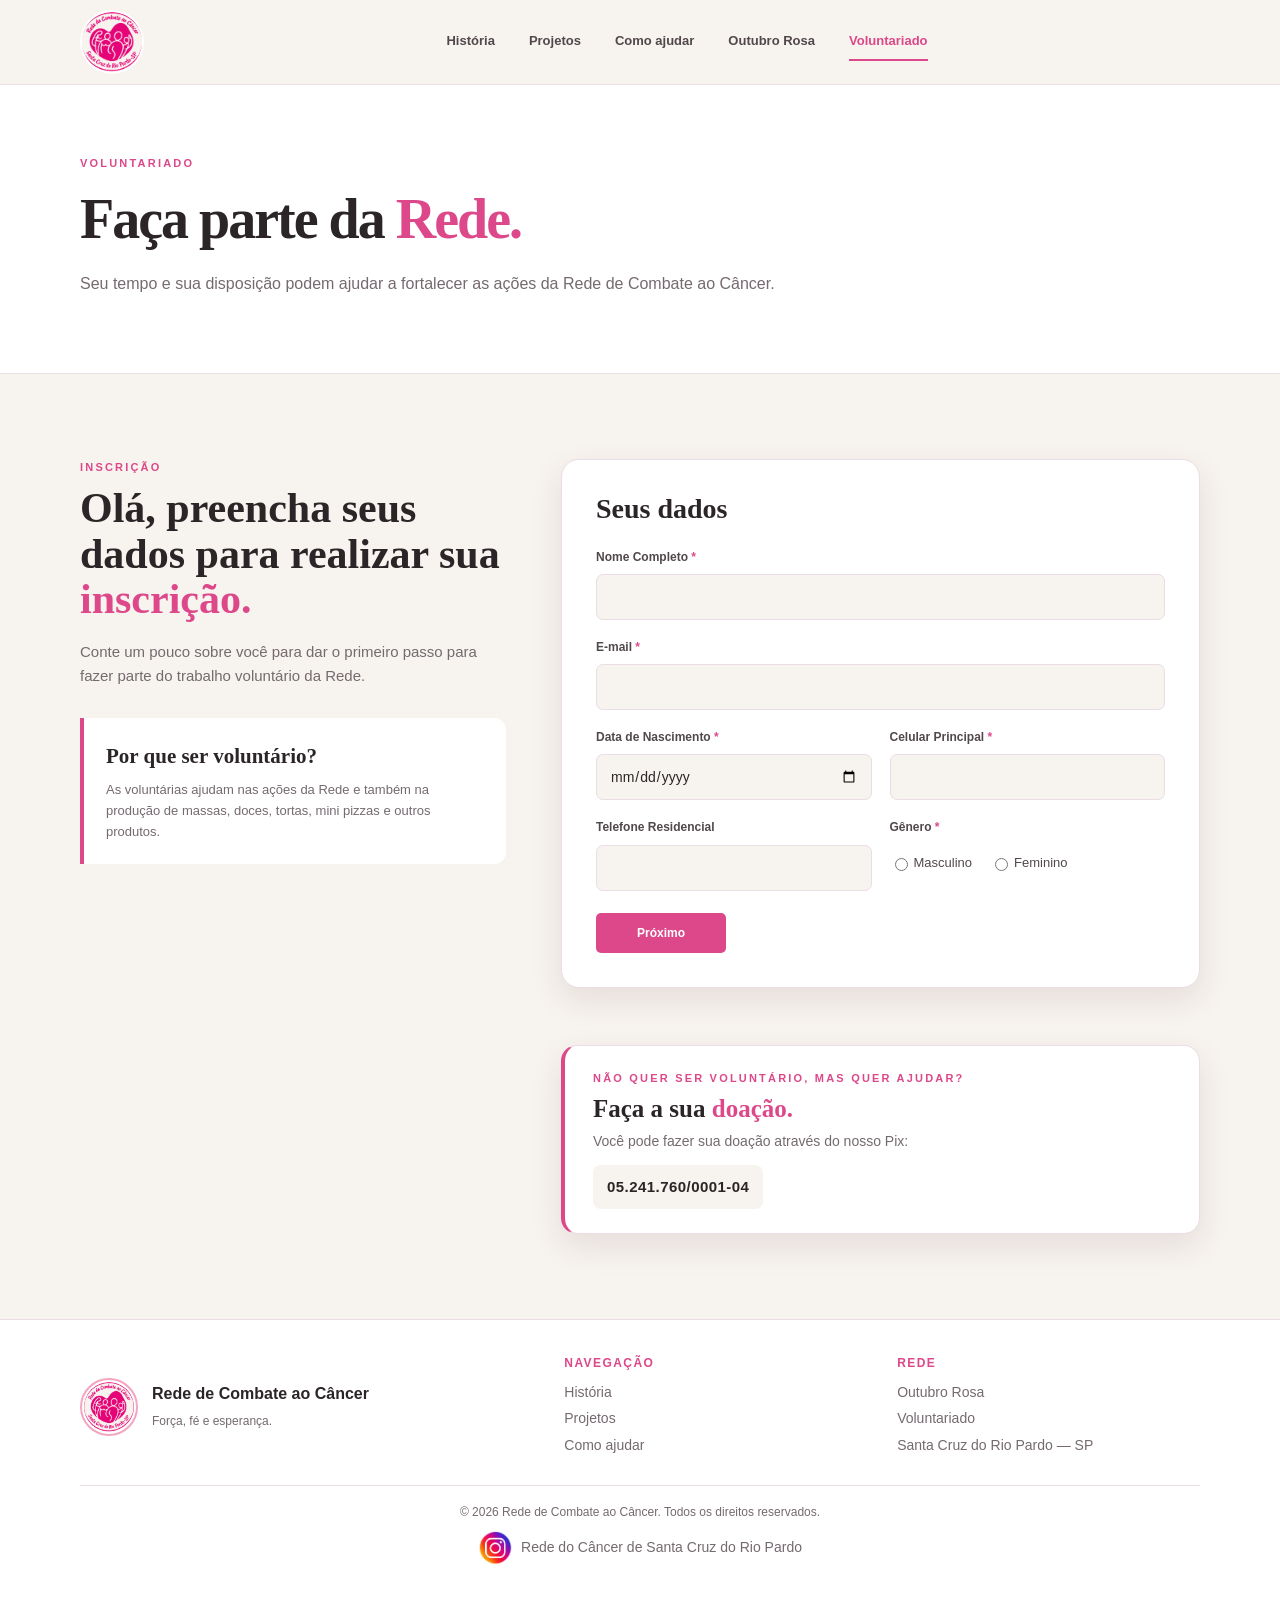
<file: voluntariado.html>
<!doctype html><html lang="pt-BR"><head><meta charset="utf-8"><meta name="viewport" content="width=device-width,initial-scale=1"><title>Voluntariado — Rede de Combate ao Câncer</title><link rel="stylesheet" href="styles.css"></head><body><header class="header"><div class="container header-inner"><a href="index.html"><img class="logo" src="logo-ong.png" alt="Rede de Combate ao Câncer"></a><nav class="nav"><a class="" href="index.html">História</a><a class="" href="projetos.html">Projetos</a><a class="" href="como-ajudar.html">Como ajudar</a><a class="" href="outubro-rosa.html">Outubro Rosa</a><a class="active" href="voluntariado.html">Voluntariado</a></nav></div></header><main>
<section class="page-hero"><div class="container"><div class="eyebrow">Voluntariado</div><h1>Faça parte da <span>Rede.</span></h1><p>Seu tempo e sua disposição podem ajudar a fortalecer as ações da Rede de Combate ao Câncer.</p></div></section>
<section class="section"><div class="container volunteer-layout">
<div class="volunteer-intro"><div class="eyebrow">Inscrição</div><h2>Olá, preencha seus dados para realizar sua <span>inscrição.</span></h2><p>Conte um pouco sobre você para dar o primeiro passo para fazer parte do trabalho voluntário da Rede.</p><div class="volunteer-note"><strong>Por que ser voluntário?</strong><p>As voluntárias ajudam nas ações da Rede e também na produção de massas, doces, tortas, mini pizzas e outros produtos.</p></div></div>
<form class="volunteer-form" id="volunteerForm" action="#" method="post">
<h3>Seus dados</h3>
<label>Nome Completo <b>*</b><input type="text" name="nome" required></label>
<label>E-mail <b>*</b><input type="email" name="email" required></label>
<div class="form-row"><label>Data de Nascimento <b>*</b><input type="date" name="nascimento" required></label><label>Celular Principal <b>*</b><input type="tel" name="celular" required></label></div>
<div class="form-row"><label>Telefone Residencial<input type="tel" name="telefone"></label><fieldset><legend>Gênero <b>*</b></legend><label class="radio"><input type="radio" name="genero" value="masculino" required> Masculino</label><label class="radio"><input type="radio" name="genero" value="feminino"> Feminino</label></fieldset></div>
<button class="btn primary" type="submit">Próximo</button>
<div class="volunteer-success" id="volunteerSuccess" aria-live="polite" hidden>
  <div class="success-icon" aria-hidden="true">✓</div>
  <h3>Obrigado por querer fazer parte dessa causa! <span>💗</span></h3>
  <p>Recebemos seus dados e a equipe da Rede entrará em contato.</p>
  <button class="btn secondary" type="button" id="newVolunteer">Enviar outro cadastro</button>
</div>
</form>
<div class="donation-pix">
  <div class="eyebrow">Não quer ser voluntário, mas quer ajudar?</div>
  <h3>Faça a sua <span>doação.</span></h3>
  <p>Você pode fazer sua doação através do nosso Pix:</p>
  <div class="pix-key">05.241.760/0001-04</div>
</div>
</div></section>
</main><footer class="footer"><div class="container footer-inner"><div class="footer-brand"><img src="logo-ong.png" alt="Logo"><div><b>Rede de Combate ao Câncer</b><br><span style="font-size:12px;color:var(--muted)">Força, fé e esperança.</span></div></div><div><h4>Navegação</h4><a href="index.html">História</a><a href="projetos.html">Projetos</a><a href="como-ajudar.html">Como ajudar</a></div><div><h4>Rede</h4><a href="outubro-rosa.html">Outubro Rosa</a><a href="voluntariado.html">Voluntariado</a><p>Santa Cruz do Rio Pardo — SP</p></div></div><div class="container copyright">© 2026 Rede de Combate ao Câncer. Todos os direitos reservados.<a class="instagram-link" href="https://www.instagram.com/rededocancer_scrp/" target="_blank" rel="noopener noreferrer" aria-label="Instagram — Rede do Câncer de Santa Cruz do Rio Pardo"><img class="instagram-icon" src="instagram-logo.png" alt="Instagram"><span>Rede do Câncer de Santa Cruz do Rio Pardo</span></a></div></footer>
<script>
(() => {
  const volunteerForm = document.getElementById('volunteerForm');
  const volunteerSuccess = document.getElementById('volunteerSuccess');
  const newVolunteer = document.getElementById('newVolunteer');

  if (volunteerForm && volunteerSuccess) {
    volunteerForm.addEventListener('submit', (event) => {
      event.preventDefault();
      volunteerForm.classList.add('submitted');
      volunteerSuccess.hidden = false;
      volunteerSuccess.classList.add('show');
      volunteerSuccess.scrollIntoView({ behavior: 'smooth', block: 'center' });
    });

    newVolunteer?.addEventListener('click', () => {
      volunteerForm.reset();
      volunteerForm.classList.remove('submitted');
      volunteerSuccess.hidden = true;
      volunteerSuccess.classList.remove('show');
      volunteerForm.querySelector('input')?.focus();
    });
  }

  const items = document.querySelectorAll('.section, .page-hero, .card, .product, .help-action, .donation-option, .timeline-box, .stats, .banner, .event');
  items.forEach(el => el.classList.add('reveal'));
  const observer = new IntersectionObserver((entries, obs) => {
    entries.forEach(entry => {
      if (entry.isIntersecting) {
        entry.target.classList.add('visible');
        obs.unobserve(entry.target);
      }
    });
  }, { threshold: 0.12 });
  items.forEach(el => observer.observe(el));
})();
</script>
</body></html>
</file>
<file: styles.css>
:root{--pink:#dc488a;--light:#f4a6c1;--off:#f7f3ee;--ink:#2b2528;--muted:#746a70;--white:#fff;--line:#eadde3;--shadow:0 12px 32px rgba(74,35,53,.10);--serif:Georgia,'Times New Roman',serif;--sans:Arial,Helvetica,sans-serif}*{box-sizing:border-box}html{scroll-behavior:smooth}body{margin:0;background:var(--off);color:var(--ink);font-family:var(--sans);line-height:1.6}a{text-decoration:none;color:inherit}.container{width:min(1120px,calc(100% - 48px));margin:auto}.header{position:sticky;top:0;z-index:20;background:rgba(247,243,238,.96);border-bottom:1px solid var(--line);backdrop-filter:blur(8px)}.header-inner{height:84px;display:flex;align-items:center;gap:30px}.logo{width:64px;height:64px;object-fit:cover;border-radius:50%;background:#fff;border:2px solid var(--pink-light);padding:2px;display:block}.nav{flex:1;display:flex;justify-content:center;gap:34px}.nav a{font-size:13px;font-weight:700;color:#51484c;padding:8px 0}.nav a:hover,.nav a.active{color:var(--pink)}.nav a.active{border-bottom:2px solid var(--pink)}h1,h2,h3{font-family:var(--serif);line-height:1.08}h1{font-size:clamp(48px,6vw,76px);letter-spacing:-2px;margin:16px 0 22px}h1 span,h2 span{color:var(--pink)}.eyebrow{font-size:11px;letter-spacing:.2em;font-weight:800;color:var(--pink);text-transform:uppercase}.lead{font-size:17px;color:var(--muted);max-width:650px}.hero{padding:90px 0 100px}.hero-grid{display:grid;grid-template-columns:1fr .9fr;gap:70px;align-items:center}.actions{display:flex;gap:12px;flex-wrap:wrap;margin-top:30px}.btn{display:inline-flex;justify-content:center;align-items:center;padding:13px 21px;border-radius:5px;font-size:12px;font-weight:800}.primary{background:var(--pink);color:white}.secondary{background:white;border:1px solid var(--light);color:var(--pink)}.visual{min-height:370px;border-radius:38% 62% 55% 45%;background:var(--light);display:flex;align-items:center;justify-content:center;position:relative}.visual-card{background:white;border-radius:18px;padding:30px;width:320px;text-align:center;box-shadow:var(--shadow)}.visual-card img{width:90px;height:90px;object-fit:contain}.visual-card h3{font-size:25px;margin:12px 0 7px}.visual-card p{margin:0;color:var(--muted);font-size:13px}.section{padding:85px 0}.white{background:white}.section-head{display:flex;justify-content:space-between;align-items:end;gap:30px;margin-bottom:40px}.section-head h2{font-size:43px;margin:8px 0 0}.section-head p{max-width:520px;color:var(--muted);margin:0}.timeline{display:grid;gap:20px}.timeline-item{display:grid;grid-template-columns:42px 1fr;gap:18px}.dot{width:42px;height:42px;background:var(--pink);border-radius:50%;border:8px solid var(--off)}.timeline-box,.card,.product,.help{background:white;border:1px solid var(--line);border-radius:16px;padding:27px;box-shadow:0 5px 18px rgba(75,35,52,.045)}.timeline-box h3,.card h3,.product h3{font-size:24px;margin:0 0 7px}.timeline-box p,.card p,.product p,.help p{margin:0;color:var(--muted);font-size:14px}.stats{display:grid;grid-template-columns:repeat(3,1fr);gap:1px;background:var(--light);border-radius:16px;overflow:hidden}.stat{background:white;padding:30px;text-align:center}.stat strong{display:block;color:var(--pink);font:38px var(--serif)}.stat span{font-size:12px;color:var(--muted)}.quote{background:var(--light);padding:42px;border-radius:18px;text-align:center}.quote p{font:28px var(--serif);margin:0}.page-hero{background:white;border-bottom:1px solid var(--line);padding:70px 0 60px}.page-hero h1{font-size:56px}.page-hero p{max-width:720px;color:var(--muted)}.cards,.products,.help-grid{display:grid;grid-template-columns:repeat(3,1fr);gap:20px}.card{border-top:4px solid var(--pink)}.num{font:34px var(--serif);color:var(--light);margin-bottom:5px}.product-icon{height:100px;border-radius:12px;background:var(--off);display:flex;align-items:center;justify-content:center;font-size:40px;margin-bottom:15px}.help-grid{grid-template-columns:repeat(2,1fr)}
.help-action{background:var(--off);border:1px solid var(--light);border-radius:16px;padding:28px;display:flex;flex-direction:column;justify-content:space-between;min-height:220px}.help-action h3{font-size:26px;margin:0 0 8px}.help-action p{color:var(--muted);font-size:14px;margin:0 0 20px}.help-action .btn{align-self:flex-start}.donation-options{display:grid;grid-template-columns:repeat(3,1fr);gap:18px;margin-top:22px}.donation-option{background:#fff;border:1px solid var(--line);border-radius:14px;padding:24px}.donation-option strong{display:block;color:var(--pink);font-family:var(--serif);font-size:21px;margin-bottom:6px}.donation-option span{font-size:13px;color:var(--muted)}.help ul{color:var(--muted);font-size:14px}.banner{background:var(--pink);color:white;border-radius:20px;padding:45px;display:flex;flex-direction:column;align-items:flex-start;justify-content:center;gap:22px}.banner h2{font-size:38px;margin:0 0 8px}.banner p{margin:0;max-width:650px;opacity:.92}.banner .btn{background:white;color:var(--pink);margin-top:4px}.event{background:var(--light);border-radius:18px;padding:34px}.event strong{color:var(--pink);font-size:11px;letter-spacing:.16em;text-transform:uppercase}.event h2{font-size:34px;margin:8px 0}.footer{background:white;border-top:1px solid var(--line);padding:34px 0}.footer-inner{display:grid;grid-template-columns:1.5fr 1fr 1fr;gap:30px}.footer-brand{display:flex;gap:14px;align-items:center}.footer-brand img{width:58px;height:58px;object-fit:contain}.footer h4{font-size:11px;color:var(--pink);letter-spacing:.12em;text-transform:uppercase;margin:0 0 8px}.footer a,.footer p{font-size:12px;color:var(--muted);display:block;margin:4px 0}.copyright{text-align:center;border-top:1px solid var(--line);margin-top:25px;padding-top:17px;color:var(--muted);font-size:11px}@media(max-width:800px){.container{width:min(100% - 30px,600px)}.header-inner{height:76px}.nav{gap:12px;overflow:auto;justify-content:flex-start}.nav a{font-size:11px;white-space:nowrap}.hero{padding:60px 0}.hero-grid{grid-template-columns:1fr;gap:40px}.visual{min-height:290px}.section{padding:65px 0}.section-head{display:block}.section-head p{margin-top:12px}.cards,.products,.help-grid,.footer-inner,.donation-options{grid-template-columns:1fr}.stats{grid-template-columns:1fr}.banner{display:block;padding:32px}.banner .btn{margin-top:18px}.page-hero h1{font-size:44px}}

/* Ajustes finais */
.footer-brand img{border-radius:50%;border:2px solid var(--light);background:#fff;padding:2px;object-fit:cover}
.volunteer-layout{display:grid;grid-template-columns:.8fr 1.2fr;gap:55px;align-items:start}
.volunteer-intro h2{font-size:42px;margin:10px 0 18px}
.volunteer-intro>p{color:var(--muted);font-size:15px;max-width:450px}
.volunteer-note{margin-top:30px;padding:22px;border-left:4px solid var(--pink);background:#fff;border-radius:0 12px 12px 0}
.volunteer-note strong{font-family:var(--serif);font-size:21px}
.volunteer-note p{margin:6px 0 0;color:var(--muted);font-size:13px}
.volunteer-form{background:#fff;border:1px solid var(--line);border-radius:18px;padding:34px;box-shadow:var(--shadow)}
.volunteer-form h3{font-size:28px;margin:0 0 24px}
.volunteer-form label,.volunteer-form fieldset{display:block;font-size:12px;font-weight:700;color:#51484c;margin-bottom:18px}
.volunteer-form b{color:var(--pink)}
.volunteer-form input[type=text],.volunteer-form input[type=email],.volunteer-form input[type=date],.volunteer-form input[type=tel]{display:block;width:100%;height:46px;margin-top:7px;border:1px solid var(--line);border-radius:7px;background:var(--off);padding:0 13px;font:14px var(--sans);color:var(--ink);outline:none}
.volunteer-form input:focus{border-color:var(--pink)}
.form-row{display:grid;grid-template-columns:1fr 1fr;gap:18px}
.volunteer-form fieldset{border:0;padding:0;margin:0}
.volunteer-form legend{padding:0;margin:0 0 7px;font-size:12px;font-weight:700}
.volunteer-form .radio{display:inline-flex;align-items:center;margin:8px 18px 0 0;font-weight:400;font-size:13px}
.volunteer-form .radio input{margin-right:6px;accent-color:var(--pink)}
.volunteer-form .btn{border:0;cursor:pointer;margin-top:4px;min-width:130px}
@media(max-width:800px){.volunteer-layout{grid-template-columns:1fr;gap:35px}.form-row{grid-template-columns:1fr}.volunteer-intro h2{font-size:34px}}

.visual-card{min-height:190px;display:flex;flex-direction:column;justify-content:center}
.footer-brand img{border-radius:50%;}

/* Carrossel principal — banners inteiros, sem cortes */
.hero-carousel{
  position:relative;
  width:100%;
  overflow:hidden;
  background:var(--off);
  line-height:0;
}
.carousel-track{
  position:relative;
  width:100%;
  min-height:0;
}
.carousel-slide{
  position:absolute;
  inset:0;
  width:100%;
  display:block;
  opacity:0;
  visibility:hidden;
  pointer-events:none;
  transition:opacity .45s ease;
  z-index:1;
}
.carousel-slide.active{
  position:relative;
  opacity:1;
  visibility:visible;
  pointer-events:auto;
  z-index:2;
}
.hero-banner-image{
  display:block;
  width:100%;
  height:auto;
  max-width:100%;
  object-fit:contain;
  object-position:center;
}
.carousel-btn{
  position:absolute;
  top:50%;
  transform:translateY(-50%);
  z-index:5;
  width:48px;
  height:64px;
  border:0;
  border-radius:10px;
  background:rgba(43,37,40,.55);
  color:#fff;
  font:40px/1 Arial,sans-serif;
  cursor:pointer;
  display:flex;
  align-items:center;
  justify-content:center;
  transition:background .2s ease,transform .2s ease;
}
.carousel-btn:hover{
  background:rgba(43,37,40,.78);
}
.carousel-prev{left:20px}
.carousel-next{right:20px}
.carousel-dots{
  position:absolute;
  left:50%;
  bottom:18px;
  transform:translateX(-50%);
  z-index:6;
  display:flex;
  gap:9px;
  line-height:1;
}
.carousel-dot{
  width:11px;
  height:11px;
  padding:0;
  border:2px solid #fff;
  border-radius:50%;
  background:rgba(255,255,255,.55);
  cursor:pointer;
  box-shadow:0 1px 4px rgba(0,0,0,.25);
}
.carousel-dot.active{background:#fff}
@media(max-width:800px){
  .carousel-btn{width:38px;height:52px;font-size:32px}
  .carousel-prev{left:10px}
  .carousel-next{right:10px}
  .carousel-dots{bottom:10px}
}


/* Ajustes solicitados */
.hero-carousel{background:var(--off);}
.carousel-track{height:420px;min-height:0;}
.carousel-slide{height:420px;}
.hero-banner-image{width:100%;height:420px;object-fit:cover;object-position:center;background:var(--off);}
.stat{transition:transform .25s ease,box-shadow .25s ease;}
.stat:hover{transform:translateY(-5px);box-shadow:0 10px 24px rgba(74,35,53,.12);}
.stat strong.counter{min-width:3ch;}
.card,.product,.help-action,.donation-option,.timeline-box{transition:transform .25s ease,box-shadow .25s ease,border-color .25s ease;}
.card:hover,.product:hover,.help-action:hover,.donation-option:hover,.timeline-box:hover{transform:translateY(-7px) scale(1.02);box-shadow:0 16px 32px rgba(74,35,53,.13);border-color:var(--pink);}
.footer a,.footer p,.footer span{font-size:14px;}
.footer h4{font-size:12px;}
.footer .copyright{font-size:12px;}
@media(max-width:800px){
  .carousel-track{height:280px;min-height:0;}
  .carousel-slide{height:280px;}
  .hero-banner-image{height:280px;object-fit:cover;}
  .footer a,.footer p,.footer span{font-size:13px;}
}

/* Banner de gado e assados: ocupa exatamente o mesmo espaço dos demais */
.hero-banner-evento{
  width:100%;
  height:100%;
  margin:0;
}

/* Animação suave ao entrar na tela */
.reveal{
  opacity:0;
  transform:translateY(22px);
  transition:opacity .65s ease, transform .65s ease;
}
.reveal.visible{
  opacity:1;
  transform:translateY(0);
}



/* Confirmação do cadastro de voluntário */
.volunteer-form.submitted > h3,
.volunteer-form.submitted > label,
.volunteer-form.submitted > .form-row,
.volunteer-form.submitted > button[type="submit"] {
  display:none;
}
.volunteer-success {
  margin-top:0;
  padding:32px 24px;
  text-align:center;
  border:1px solid rgba(221,67,130,.22);
  border-radius:20px;
  background:linear-gradient(145deg,#fff,#fff7fb);
  opacity:0;
  transform:translateY(14px) scale(.98);
}
.volunteer-success.show {
  animation:successIn .55s ease forwards;
}
.success-icon {
  width:58px;
  height:58px;
  margin:0 auto 16px;
  border-radius:50%;
  display:grid;
  place-items:center;
  background:var(--pink);
  color:#fff;
  font-size:32px;
  font-weight:700;
  box-shadow:0 8px 22px rgba(221,67,130,.25);
  animation:successPop .55s cubic-bezier(.2,.8,.2,1);
}
.volunteer-success h3 {
  margin:0 0 10px;
  font-size:24px;
}
.volunteer-success h3 span {
  display:inline-block;
  animation:heartBeat 1.4s ease-in-out .4s infinite;
}
.volunteer-success p {
  margin:0 auto 20px;
  max-width:520px;
  color:var(--muted);
  line-height:1.6;
}
.volunteer-success .btn.secondary {
  background:#fff;
  border:1px solid rgba(221,67,130,.35);
  color:var(--pink);
}
@keyframes successIn {
  to { opacity:1; transform:translateY(0) scale(1); }
}
@keyframes successPop {
  0% { transform:scale(.45); opacity:0; }
  70% { transform:scale(1.12); }
  100% { transform:scale(1); opacity:1; }
}
@keyframes heartBeat {
  0%,100% { transform:scale(1); }
  12% { transform:scale(1.18); }
  24% { transform:scale(1); }
}

/* Banners de eventos — exibidos inteiros, sem distorção ou corte */
.campaign-banners-section{background:var(--off)}
.campaign-banners{display:grid;grid-template-columns:repeat(3,1fr);gap:24px;align-items:start}
.campaign-banner-card{background:var(--white);border:1px solid var(--line);border-radius:22px;overflow:hidden;box-shadow:var(--shadow)}
.campaign-banner-card:hover{transform:none;box-shadow:var(--shadow)}
.campaign-banner-frame{background:var(--off);padding:10px;display:flex;justify-content:center;align-items:center;border-radius:22px;overflow:hidden}
.campaign-banner-frame img{display:block;width:100%;height:auto;max-height:none;object-fit:contain;border-radius:16px;overflow:hidden}
.single-campaign-banner .campaign-banner-card{width:100%;max-width:760px;margin:0 auto}
.sources-card{width:min(760px,100%);margin:0 auto}
.sources-card h3{margin-bottom:8px}
.sources-card a{color:var(--pink);font-weight:600}
.campaign-banner-info{padding:20px 22px 22px}
.campaign-banner-info span{display:block;color:var(--pink);font-size:11px;font-weight:800;letter-spacing:.12em;text-transform:uppercase}
.campaign-banner-info h3{font-size:25px;margin:6px 0 4px}
.campaign-banner-info p{margin:0;color:var(--muted);font-size:13px}
@media(max-width:800px){.campaign-banners{grid-template-columns:1fr;gap:20px}.campaign-banner-frame img{max-height:none}}


/* Layout dos banners de eventos nas páginas internas */
.campaign-banners-two{grid-template-columns:repeat(2,minmax(0,1fr));max-width:1050px;margin-left:auto;margin-right:auto}
.single-campaign-banner{grid-template-columns:minmax(0,760px);justify-content:center}
@media(max-width:800px){.campaign-banners-two{grid-template-columns:1fr}}


/* Instagram no rodapé */
.instagram-link{display:inline-flex;align-items:center;gap:9px;color:inherit;text-decoration:none;font-size:14px;line-height:1.4;transition:opacity .2s ease,transform .2s ease}
.instagram-link:hover{opacity:.82;transform:translateY(-1px)}
.instagram-icon{width:34px;height:34px;display:block;object-fit:contain;border-radius:8px;flex:0 0 34px}
@media(max-width:700px){.instagram-link{font-size:13px}.instagram-icon{width:30px;height:30px;flex-basis:30px}}

.donation-support-note{margin-top:28px;background:var(--off);border:1px solid var(--line);border-radius:18px;padding:28px;text-align:center}
.donation-support-note strong{display:block;font:26px var(--serif);color:var(--pink);margin-bottom:6px}
.donation-support-note p{color:var(--muted);margin:0 0 18px;font-size:14px}
.donation-support-note .btn{margin:0 auto}


/* Card de doação por Pix abaixo do formulário de voluntariado */
.donation-pix{
  grid-column:2;
  margin-top:2px;
  padding:24px 28px;
  background:#fff;
  border:1px solid var(--line);
  border-left:4px solid var(--pink);
  border-radius:16px;
  box-shadow:var(--shadow);
}
.donation-pix h3{font-size:25px;margin:8px 0 8px}
.donation-pix h3 span{color:var(--pink)}
.donation-pix p{margin:0 0 12px;color:var(--muted);font-size:14px}
.pix-key{display:inline-block;padding:10px 14px;border-radius:8px;background:var(--off);color:var(--ink);font-weight:800;letter-spacing:.03em;font-size:15px}
.copyright{display:flex;flex-direction:column;align-items:center;gap:9px}
.copyright .instagram-link{display:inline-flex;align-items:center;justify-content:center;width:max-content;margin:0}
@media(max-width:700px){.donation-pix{grid-column:1;padding:22px}.pix-key{font-size:14px}.copyright .instagram-link{max-width:100%;text-align:left}}

/* Carrossel da página inicial — tamanho visual do layout de referência */
.hero-carousel{
  width:calc(100% - 32px);
  margin:0 auto;
  border-radius:20px;
  overflow:hidden;
}
.carousel-track,
.carousel-slide{
  height:470px;
}
.hero-banner-image{
  width:100%;
  height:470px;
  object-fit:cover;
  object-position:center;
  display:block;
}
.carousel-slide{
  border-radius:20px;
  overflow:hidden;
}
@media(max-width:800px){
  .hero-carousel{width:calc(100% - 20px);border-radius:16px;}
  .carousel-track,.carousel-slide{height:280px;}
  .hero-banner-image{height:280px;object-fit:cover;}
}

/* Outubro Rosa — cards de sinais ao lado do banner */
.attention-layout{display:grid;grid-template-columns:minmax(0,1fr) 330px;gap:28px;align-items:start}
.attention-cards{grid-template-columns:repeat(2,minmax(0,1fr));gap:14px}
.attention-cards .help-action{min-height:150px;padding:20px;border-radius:12px}
.attention-cards .help-action h3{font-size:21px;margin-bottom:6px}
.attention-cards .help-action p{font-size:12px;line-height:1.45;margin-bottom:0}
.attention-banner-card{width:100%;background:var(--white);border:1px solid var(--line);border-radius:18px;overflow:hidden;box-shadow:var(--shadow)}
.attention-banner-card:hover{transform:none;box-shadow:var(--shadow)}
.attention-banner-card .campaign-banner-frame{padding:8px;border-radius:18px 18px 0 0}
.attention-banner-card .campaign-banner-frame img{display:block;width:100%;height:365px;object-fit:contain;border-radius:12px}
.attention-banner-card .campaign-banner-info{padding:14px 16px 16px}
.attention-banner-card .campaign-banner-info h3{font-size:20px}
.attention-banner-card .campaign-banner-info p{font-size:12px}
@media(max-width:900px){.attention-layout{grid-template-columns:1fr}.attention-banner-card{max-width:360px;margin:0 auto}.attention-banner-card .campaign-banner-frame img{height:auto;max-height:430px}}
@media(max-width:600px){.attention-cards{grid-template-columns:1fr}.attention-cards .help-action{min-height:125px}.attention-banner-card{max-width:330px}}

/* Card de informação reposicionado abaixo da programação */
.section.white .quote{max-width:1050px;margin-left:auto;margin-right:auto}
</file>
